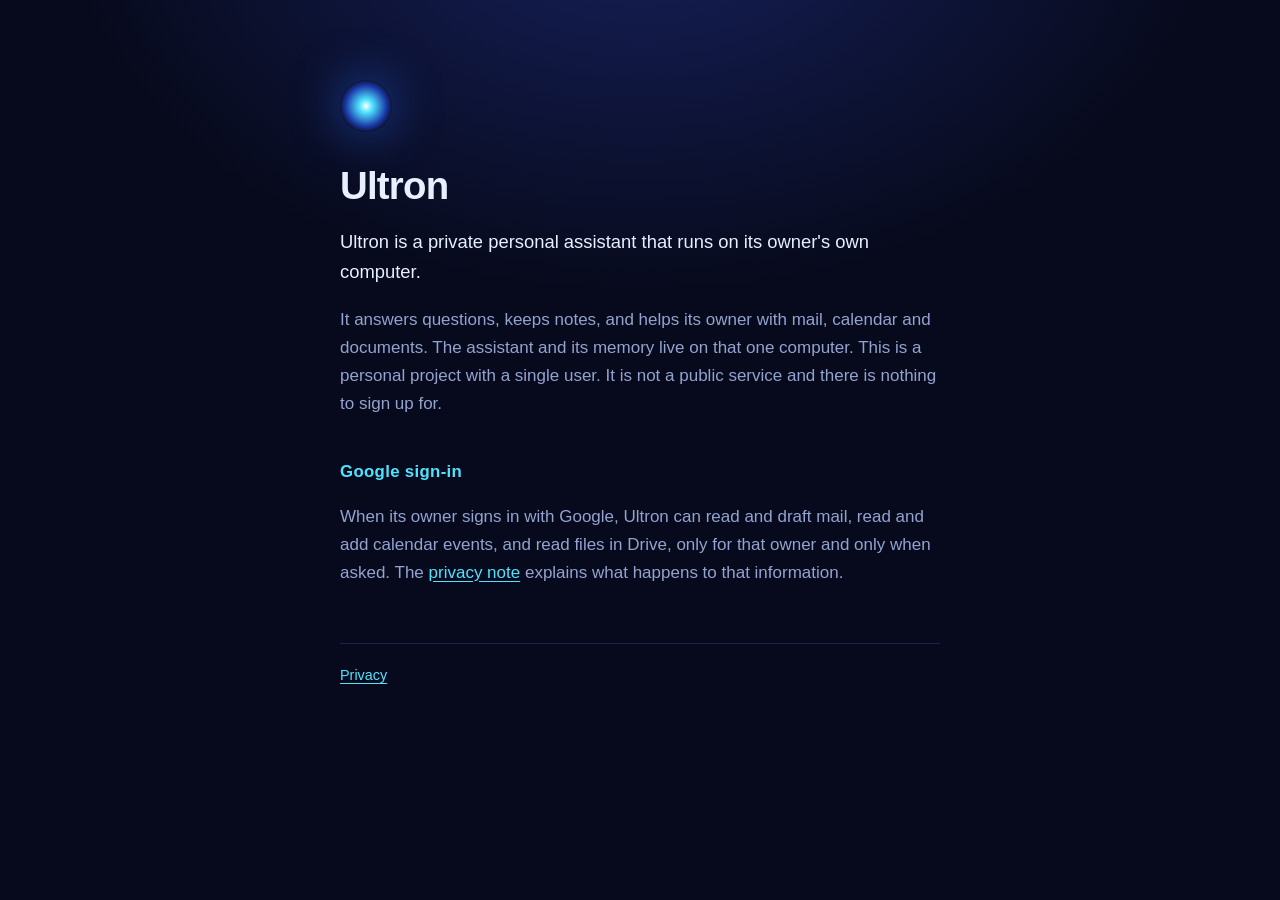
<file: index.html>
<!doctype html>
<html lang="en">
<head>
<meta charset="utf-8">
<meta name="viewport" content="width=device-width,initial-scale=1">
<meta name="robots" content="noindex">
<title>Ultron</title>
<meta name="description" content="Ultron is a private personal assistant that runs on its owner's own computer.">
<link rel="stylesheet" href="style.css">
</head>
<body>
<main>
  <div class="mark" aria-hidden="true"></div>
  <h1>Ultron</h1>
  <p class="lead">Ultron is a private personal assistant that runs on its owner's own computer.</p>
  <p>It answers questions, keeps notes, and helps its owner with mail, calendar and documents. The assistant and its
  memory live on that one computer. This is a personal project with a single user. It is not a public service and
  there is nothing to sign up for.</p>
  <h2>Google sign-in</h2>
  <p>When its owner signs in with Google, Ultron can read and draft mail, read and add calendar events, and read
  files in Drive, only for that owner and only when asked. The <a href="privacy.html">privacy note</a> explains what
  happens to that information.</p>
  <footer><a href="privacy.html">Privacy</a></footer>
</main>
</body>
</html>
</file>
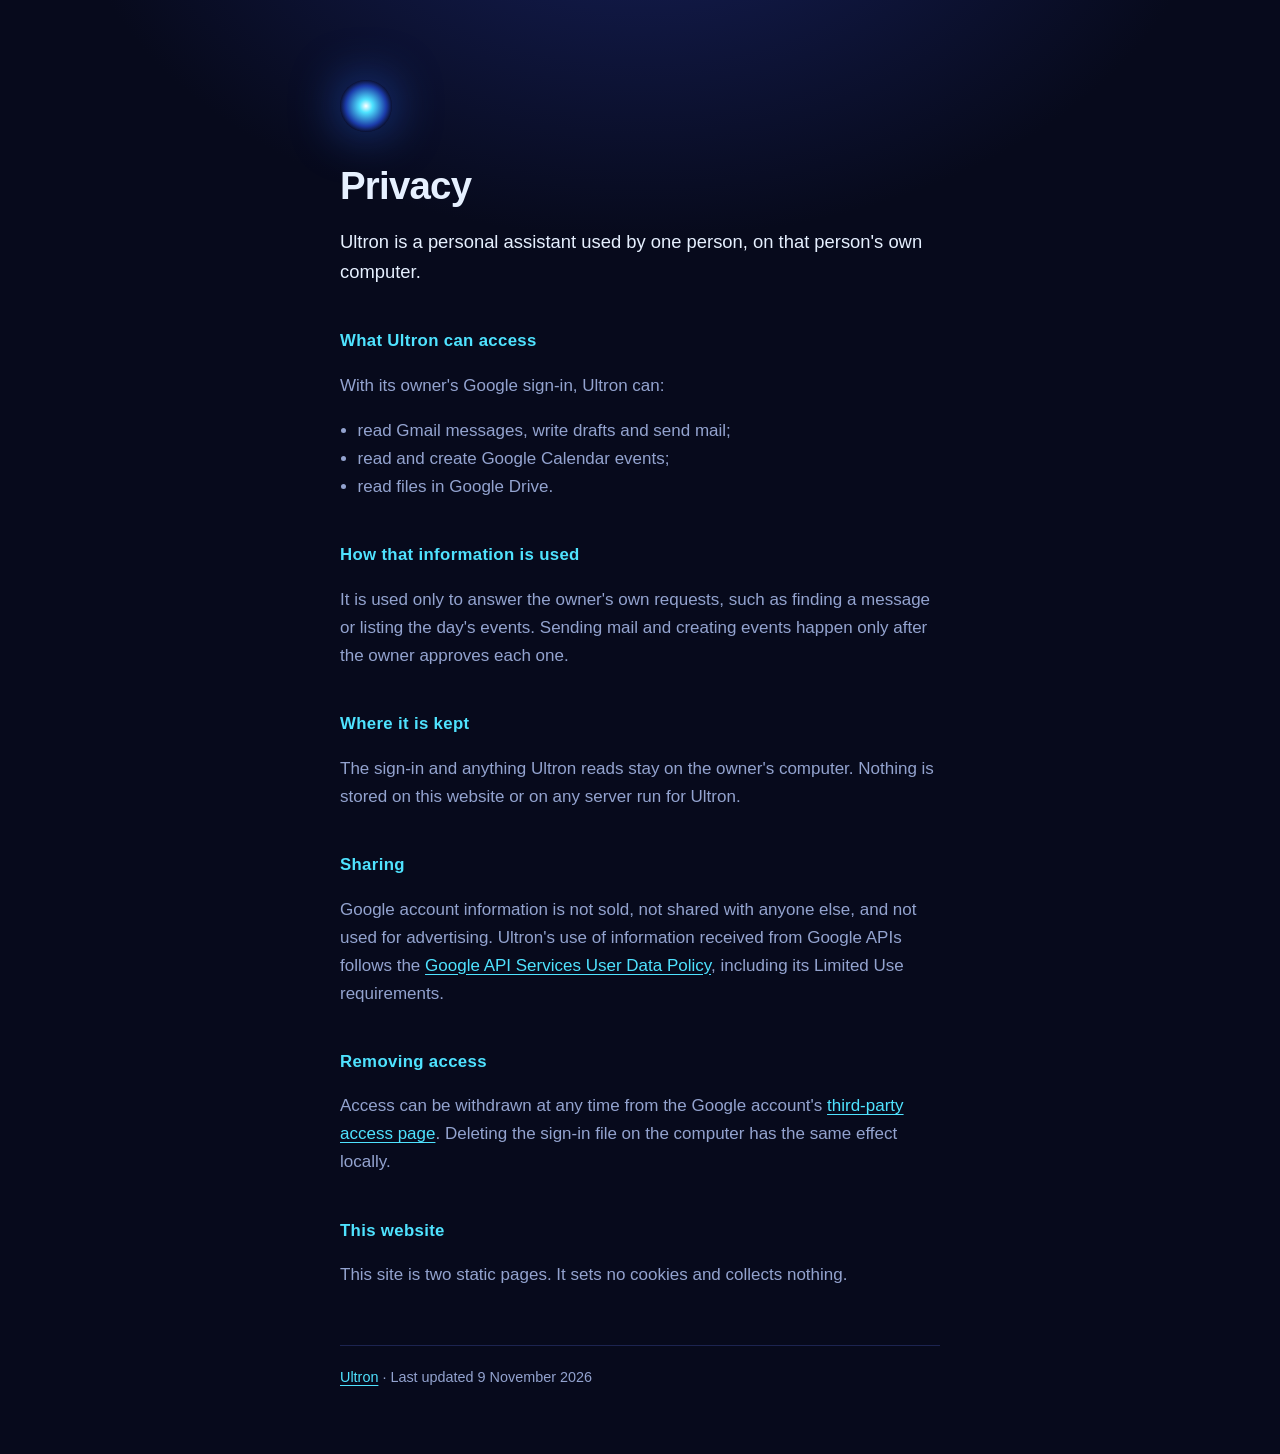
<file: privacy.html>
<!doctype html>
<html lang="en">
<head>
<meta charset="utf-8">
<meta name="viewport" content="width=device-width,initial-scale=1">
<meta name="robots" content="noindex">
<title>Privacy · Ultron</title>
<meta name="description" content="How Ultron handles information, including Google account data.">
<link rel="stylesheet" href="style.css">
</head>
<body>
<main>
  <div class="mark" aria-hidden="true"></div>
  <h1>Privacy</h1>
  <p class="lead">Ultron is a personal assistant used by one person, on that person's own computer.</p>
  <h2>What Ultron can access</h2>
  <p>With its owner's Google sign-in, Ultron can:</p>
  <ul>
    <li>read Gmail messages, write drafts and send mail;</li>
    <li>read and create Google Calendar events;</li>
    <li>read files in Google Drive.</li>
  </ul>
  <h2>How that information is used</h2>
  <p>It is used only to answer the owner's own requests, such as finding a message or listing the day's events.
  Sending mail and creating events happen only after the owner approves each one.</p>
  <h2>Where it is kept</h2>
  <p>The sign-in and anything Ultron reads stay on the owner's computer. Nothing is stored on this website or on
  any server run for Ultron.</p>
  <h2>Sharing</h2>
  <p>Google account information is not sold, not shared with anyone else, and not used for advertising. Ultron's
  use of information received from Google APIs follows the
  <a href="https://developers.google.com/terms/api-services-user-data-policy">Google API Services User Data Policy</a>,
  including its Limited Use requirements.</p>
  <h2>Removing access</h2>
  <p>Access can be withdrawn at any time from the Google account's
  <a href="https://myaccount.google.com/permissions">third-party access page</a>. Deleting the sign-in file on the
  computer has the same effect locally.</p>
  <h2>This website</h2>
  <p>This site is two static pages. It sets no cookies and collects nothing.</p>
  <footer><a href="./">Ultron</a> · Last updated 9 November 2026</footer>
</main>
</body>
</html>
</file>
<file: style.css>
:root{--bg:#070a1c;--ink:#e6f0ff;--dim:#93a3cf;--line:#1c2450;--glow:#4fe3ff}
*{box-sizing:border-box}
html{background:var(--bg)}
body{margin:0;min-height:100vh;background:radial-gradient(60rem 40rem at 50% -10%,#16205a 0%,var(--bg) 60%);color:var(--ink);
  font:17px/1.65 -apple-system,BlinkMacSystemFont,"Segoe UI",Helvetica,Arial,sans-serif;-webkit-font-smoothing:antialiased}
main{max-width:40rem;margin:0 auto;padding:5rem 1.25rem 4rem}
.mark{width:3.25rem;height:3.25rem;border-radius:50%;margin-bottom:2rem;
  background:radial-gradient(circle at 50% 50%,#fff 0%,var(--glow) 18%,#1b3aa8 55%,transparent 72%);box-shadow:0 0 3rem #2a6cff88}
h1{font-size:2.4rem;line-height:1.15;letter-spacing:-.02em;margin:0 0 1rem}
h2{font-size:1.05rem;letter-spacing:.02em;margin:2.5rem 0 .5rem;color:var(--glow);font-weight:600}
p,li{color:var(--dim)}
p.lead{font-size:1.15rem;color:var(--ink)}
ul{padding-left:1.1rem}
a{color:var(--glow);text-underline-offset:.2em}
footer{margin-top:3.5rem;padding-top:1.25rem;border-top:1px solid var(--line);font-size:.9rem;color:var(--dim)}
</file>
